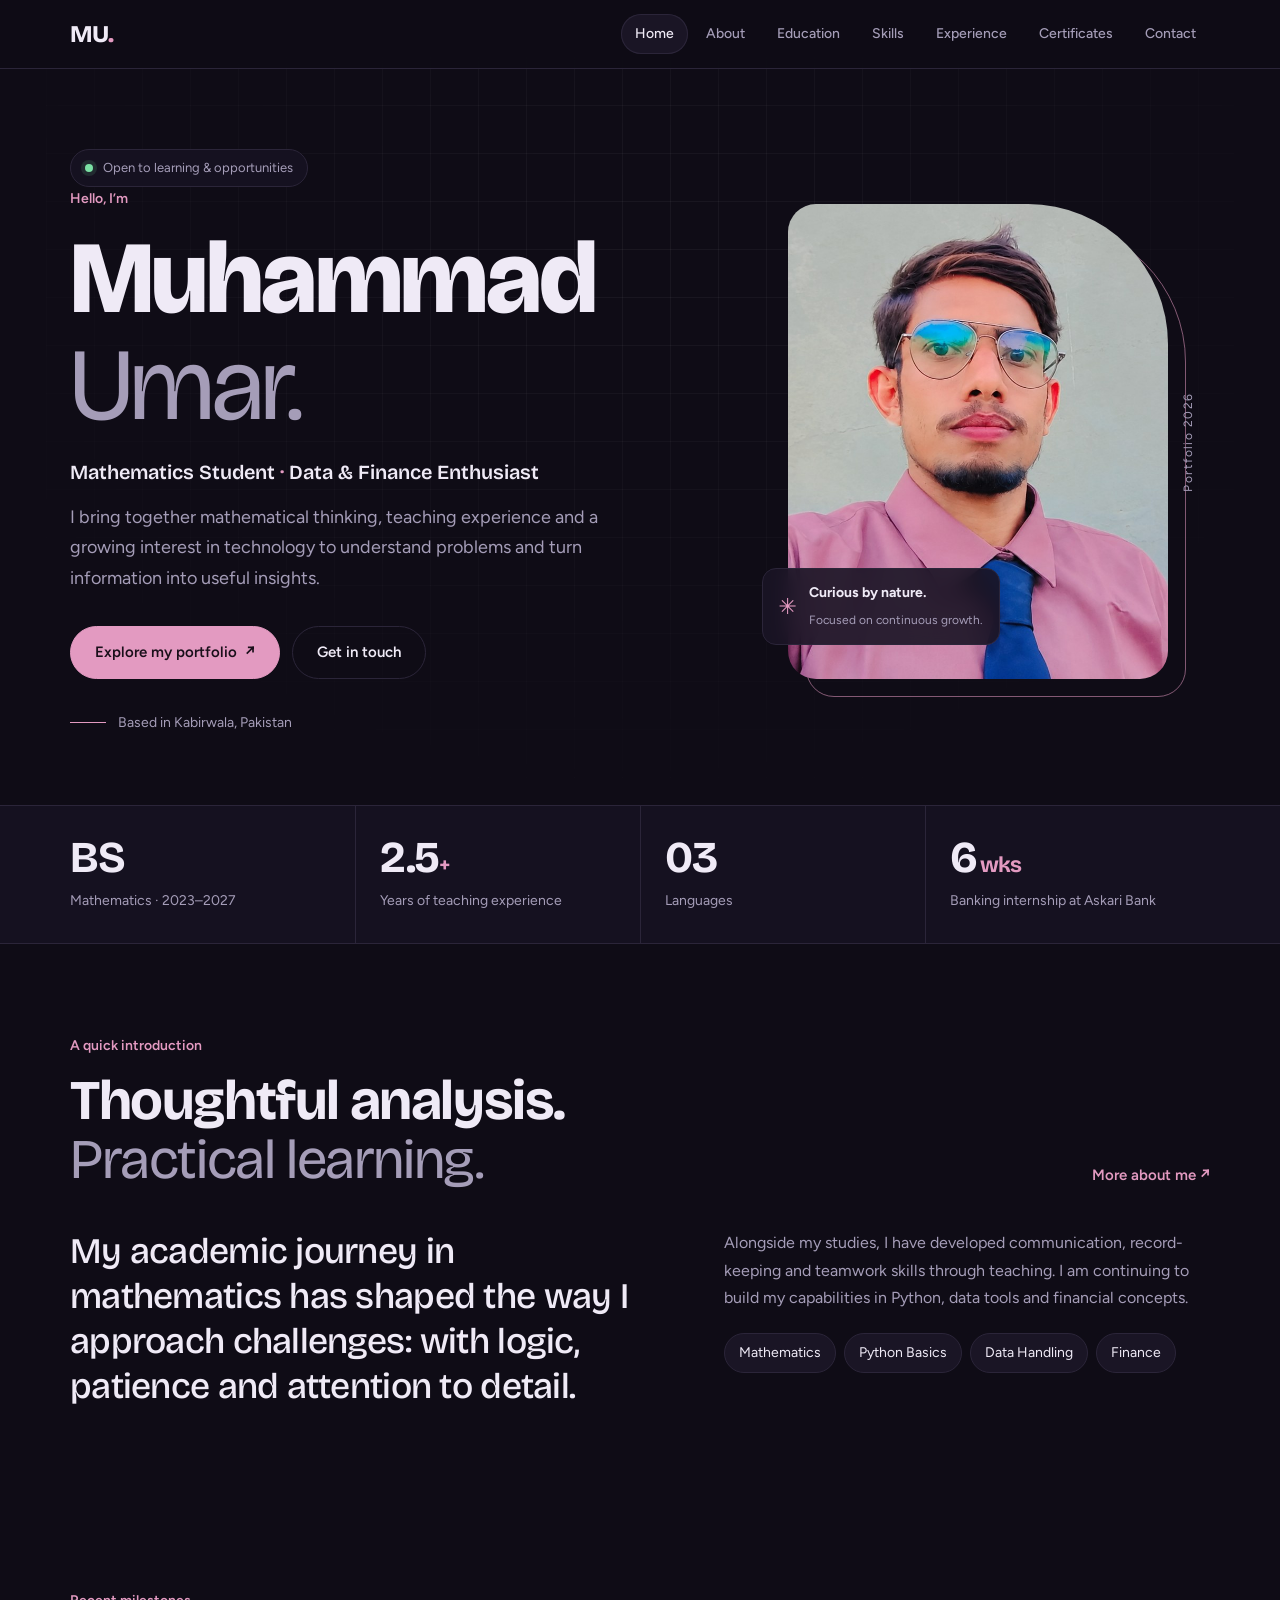
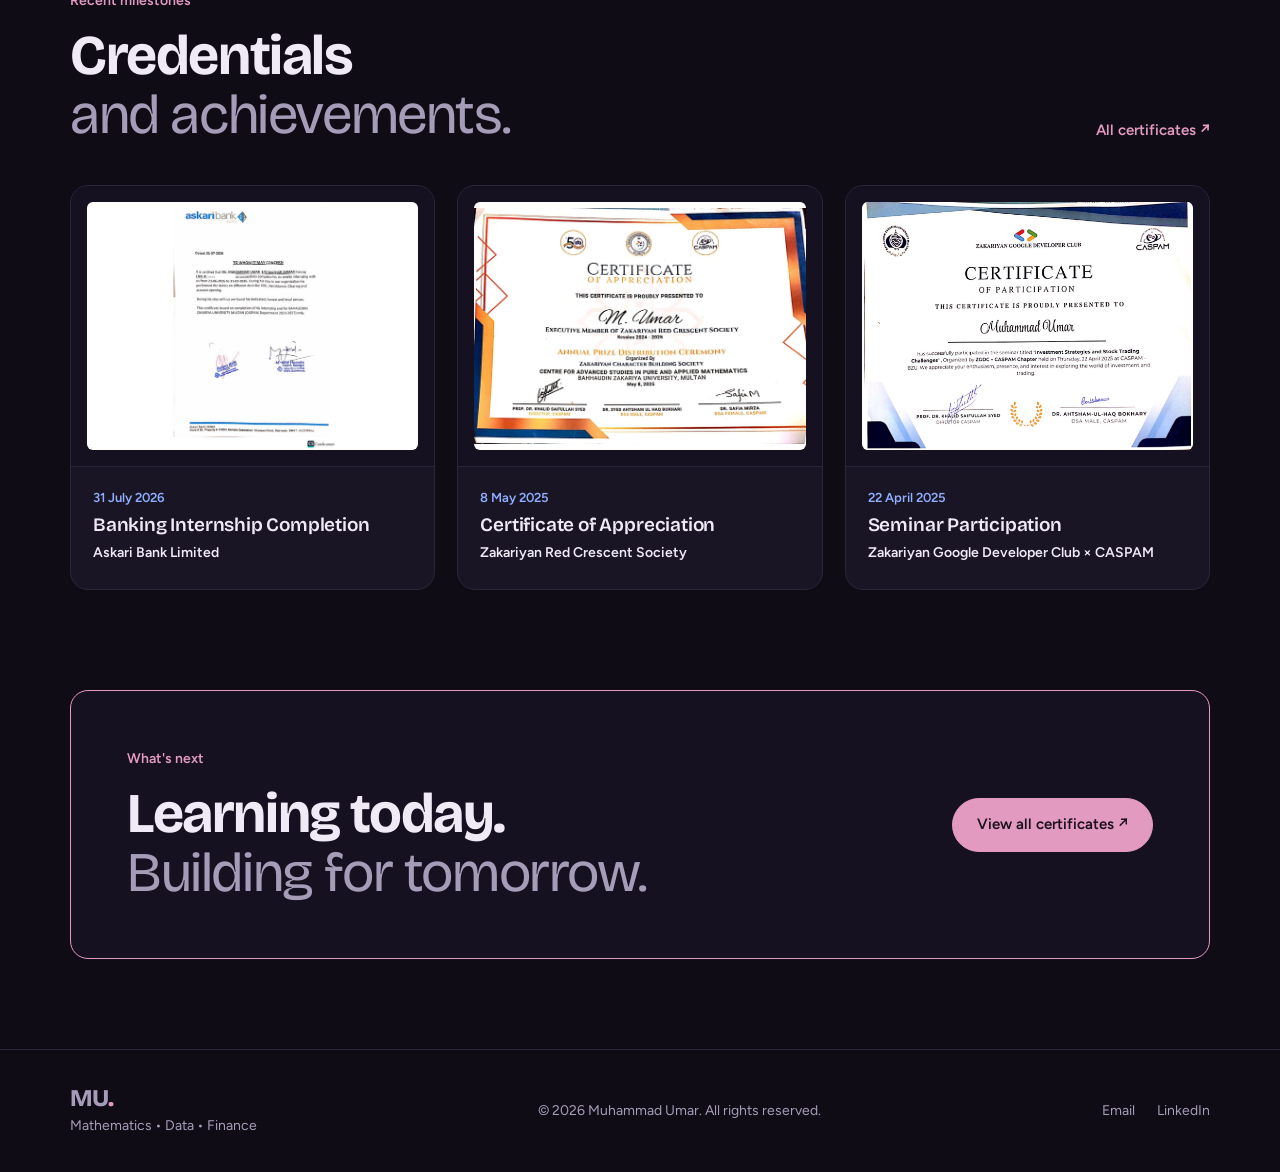
<file: index.html>
<!doctype html><html lang="en"><head><meta charset="utf-8"><meta name="viewport" content="width=device-width, initial-scale=1"><meta name="description" content="Portfolio of Muhammad Umar — BS Mathematics student at CASPAM, BZU Multan, with experience in teaching, banking operations and data handling."><meta name="author" content="Muhammad Umar"><meta name="theme-color" content="#0f0c16"><meta property="og:type" content="website"><meta property="og:title" content="Muhammad Umar — Mathematics Student"><meta property="og:description" content="Portfolio of Muhammad Umar — BS Mathematics student at CASPAM, BZU Multan, with experience in teaching, banking operations and data handling."><link rel="icon" href="data:image/svg+xml,%3Csvg xmlns='http://www.w3.org/2000/svg' viewBox='0 0 64 64'%3E%3Crect width='64' height='64' rx='14' fill='%230f0c16'/%3E%3Ctext x='32' y='43' font-size='30' font-weight='700' text-anchor='middle' fill='%23e39ac1' font-family='sans-serif'%3EMU%3C/text%3E%3C/svg%3E"><title>Home | Muhammad Umar</title><link rel="preconnect" href="https://fonts.googleapis.com"><link rel="preconnect" href="https://fonts.gstatic.com" crossorigin><link href="https://fonts.googleapis.com/css2?family=Bricolage+Grotesque:opsz,wght@12..96,400..800&family=Figtree:wght@400;500;600;700&display=swap" rel="stylesheet"><link rel="stylesheet" href="style.css"></head><body><a class="skip" href="#main">Skip to content</a><header class="header"><a class="logo" href="index.html">MU<span>.</span></a><button class="menu-btn" aria-label="Toggle menu" aria-expanded="false">☰</button><nav class="nav"><a class="active" href="index.html">Home</a><a href="about.html">About</a><a href="education.html">Education</a><a href="skills.html">Skills</a><a href="experience.html">Experience</a><a href="projects.html">Certificates</a><a href="contact.html">Contact</a></nav></header><main id="main">
<section class="hero container"><div class="hero-copy"><div class="availability"><i></i> Open to learning &amp; opportunities</div><p class="kicker">Hello, I’m</p><h1>Muhammad<br><em>Umar.</em></h1><p class="hero-role">Mathematics Student <span>·</span> Data &amp; Finance Enthusiast</p><p class="intro">I bring together mathematical thinking, teaching experience and a growing interest in technology to understand problems and turn information into useful insights.</p><div class="button-row"><a class="btn primary" href="about.html">Explore my portfolio <b>↗</b></a><a class="btn secondary" href="contact.html">Get in touch</a></div><div class="social-proof"><span class="mini-line"></span><span>Based in Kabirwala, Pakistan</span></div></div><div class="hero-visual"><div class="image-backdrop"></div><img class="portrait" src="assets/portrait.jpg" alt="Portrait of Muhammad Umar"><div class="floating-card"><span class="card-icon">✳</span><div><strong>Curious by nature.</strong><small>Focused on continuous growth.</small></div></div><div class="vertical-label">Portfolio 2026</div></div></section>
<section class="metrics"><div class="container metric-grid"><div><strong>BS</strong><span>Mathematics · 2023–2027</span></div><div><strong>2.5<span>+</span></strong><span>Years of teaching experience</span></div><div><strong>03</strong><span>Languages</span></div><div><strong>6<span> wks</span></strong><span>Banking internship at Askari Bank</span></div></div></section>
<section class="section container"><div class="section-heading"><div><p class="kicker">A quick introduction</p><h2>Thoughtful analysis.<br><em>Practical learning.</em></h2></div><a class="arrow-link" href="about.html">More about me <b>↗</b></a></div><div class="intro-grid"><p class="large-copy">My academic journey in mathematics has shaped the way I approach challenges: with logic, patience and attention to detail.</p><div class="intro-side"><p>Alongside my studies, I have developed communication, record-keeping and teamwork skills through teaching. I am continuing to build my capabilities in Python, data tools and financial concepts.</p><div class="tag-row"><span>Mathematics</span><span>Python Basics</span><span>Data Handling</span><span>Finance</span></div></div></div></section>
<section class="section container"><div class="section-heading"><div><p class="kicker">Recent milestones</p><h2>Credentials<br><em>and achievements.</em></h2></div><a class="arrow-link" href="projects.html">All certificates <b>↗</b></a></div><div class="cert-gallery home"><figure class="cert-card"><a class="thumb" href="projects.html"><img src="assets/cert-askari.jpg" alt="Banking Internship Completion — Askari Bank Limited" loading="lazy"></a><figcaption><time>31 July 2026</time><h3>Banking Internship Completion</h3><p class="who">Askari Bank Limited</p></figcaption></figure><figure class="cert-card"><a class="thumb" href="projects.html"><img src="assets/cert-zrcs.jpg" alt="Certificate of Appreciation — Zakariyan Red Crescent Society" loading="lazy"></a><figcaption><time>8 May 2025</time><h3>Certificate of Appreciation</h3><p class="who">Zakariyan Red Crescent Society</p></figcaption></figure><figure class="cert-card"><a class="thumb" href="projects.html"><img src="assets/cert-seminar.jpg" alt="Seminar Participation — Zakariyan Google Developer Club × CASPAM" loading="lazy"></a><figcaption><time>22 April 2025</time><h3>Seminar Participation</h3><p class="who">Zakariyan Google Developer Club × CASPAM</p></figcaption></figure></div></section><section class="feature-band"><div class="container feature-inner"><div><p class="kicker light">What's next</p><h2>Learning today.<br><em>Building for tomorrow.</em></h2></div><a class="btn light-btn" href="projects.html">View all certificates ↗</a></div></section>
</main><footer class="footer"><div><a class="logo" href="index.html">MU<span>.</span></a><p>Mathematics • Data • Finance</p></div><p>© <span class="year"></span> Muhammad Umar. All rights reserved.</p><span class="foot-links"><a href="mailto:umar6976056@gmail.com">Email</a><a href="https://www.linkedin.com/in/muhammad-umar-a0b90329b/" target="_blank" rel="noopener">LinkedIn</a></span></footer><script src="script.js"></script></body></html>
</file>
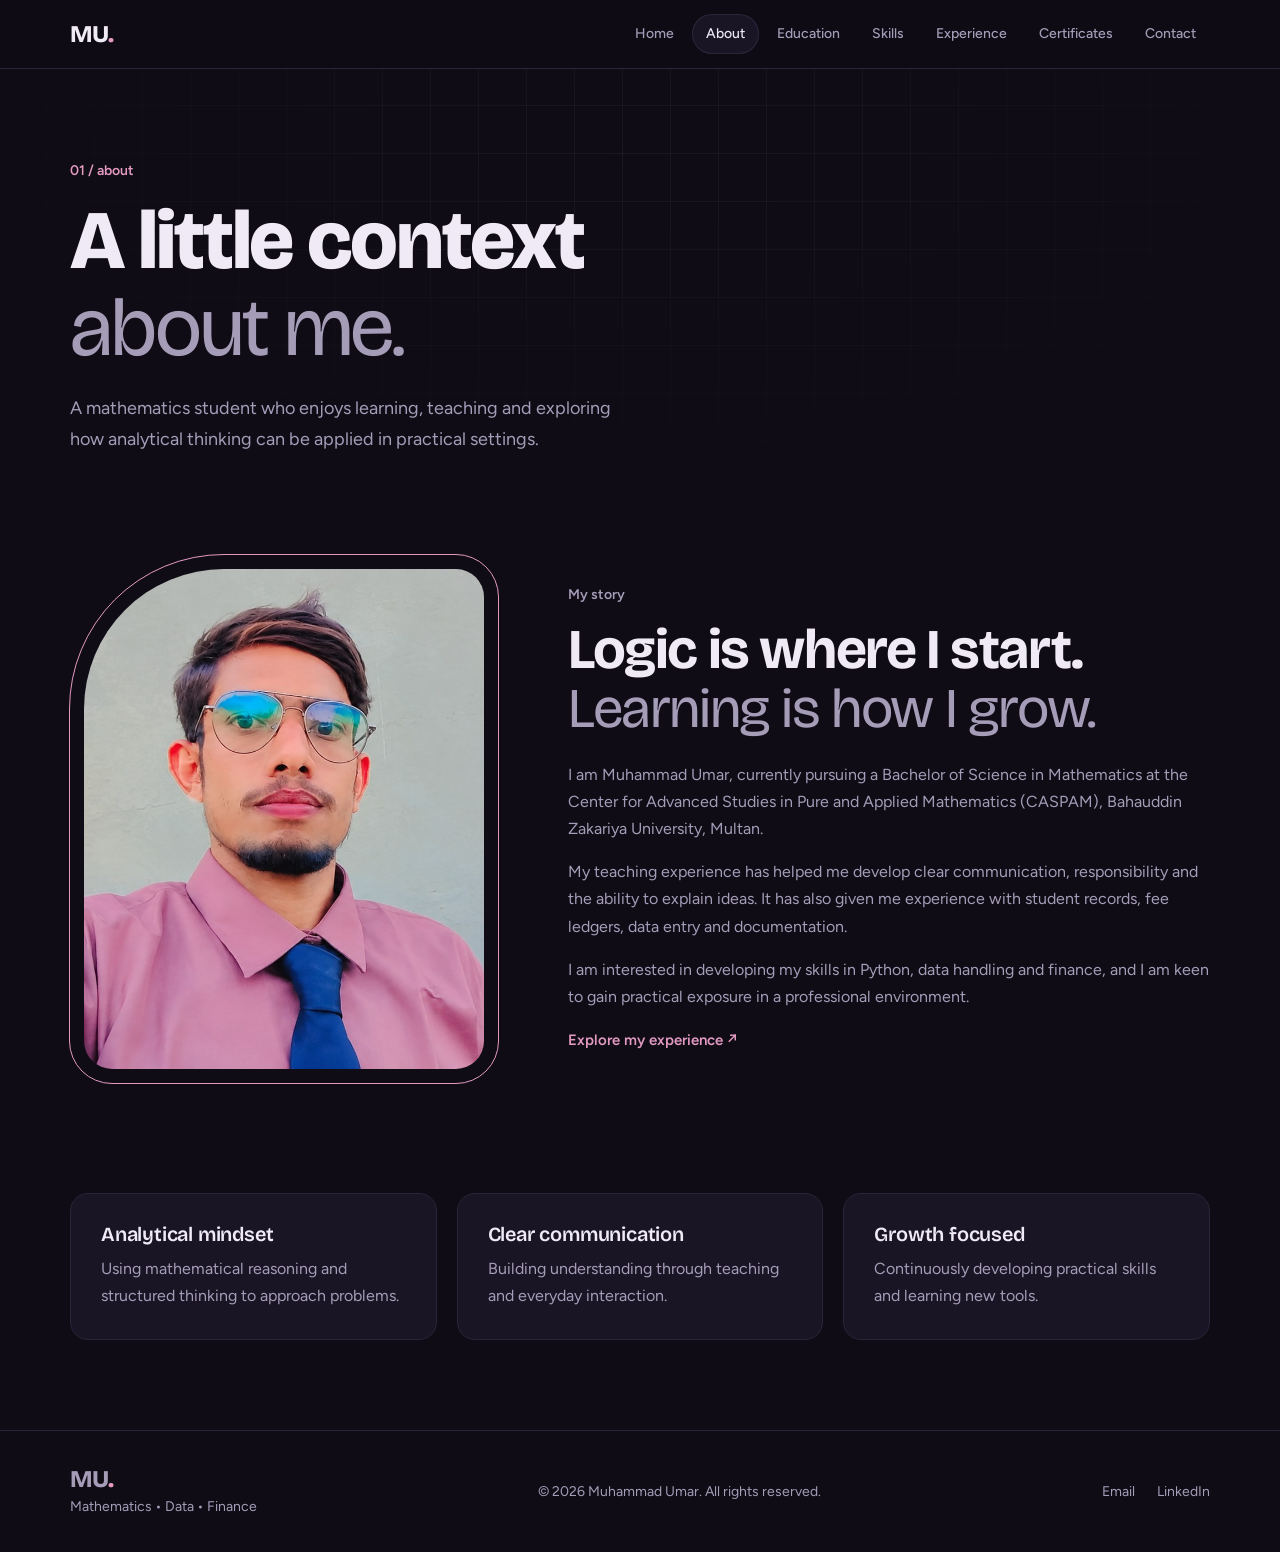
<file: about.html>
<!doctype html><html lang="en"><head><meta charset="utf-8"><meta name="viewport" content="width=device-width, initial-scale=1"><meta name="description" content="About Muhammad Umar — a mathematics student who combines analytical thinking, teaching experience and an interest in data and finance."><meta name="author" content="Muhammad Umar"><meta name="theme-color" content="#0f0c16"><meta property="og:type" content="website"><meta property="og:title" content="Muhammad Umar — Mathematics Student"><meta property="og:description" content="About Muhammad Umar — a mathematics student who combines analytical thinking, teaching experience and an interest in data and finance."><link rel="icon" href="data:image/svg+xml,%3Csvg xmlns='http://www.w3.org/2000/svg' viewBox='0 0 64 64'%3E%3Crect width='64' height='64' rx='14' fill='%230f0c16'/%3E%3Ctext x='32' y='43' font-size='30' font-weight='700' text-anchor='middle' fill='%23e39ac1' font-family='sans-serif'%3EMU%3C/text%3E%3C/svg%3E"><title>About | Muhammad Umar</title><link rel="preconnect" href="https://fonts.googleapis.com"><link rel="preconnect" href="https://fonts.gstatic.com" crossorigin><link href="https://fonts.googleapis.com/css2?family=Bricolage+Grotesque:opsz,wght@12..96,400..800&family=Figtree:wght@400;500;600;700&display=swap" rel="stylesheet"><link rel="stylesheet" href="style.css"></head><body><a class="skip" href="#main">Skip to content</a><header class="header"><a class="logo" href="index.html">MU<span>.</span></a><button class="menu-btn" aria-label="Toggle menu" aria-expanded="false">☰</button><nav class="nav"><a href="index.html">Home</a><a class="active" href="about.html">About</a><a href="education.html">Education</a><a href="skills.html">Skills</a><a href="experience.html">Experience</a><a href="projects.html">Certificates</a><a href="contact.html">Contact</a></nav></header><main id="main">
<section class="page-hero container"><p class="kicker">01 / about</p><h1>A little context<br><em>about me.</em></h1><p class="intro">A mathematics student who enjoys learning, teaching and exploring how analytical thinking can be applied in practical settings.</p></section>
<section class="container split-section"><div class="about-photo"><img src="assets/portrait.jpg" alt="Muhammad Umar"></div><div class="prose"><p class="kicker">My story</p><h2>Logic is where I start.<br><em>Learning is how I grow.</em></h2><p>I am Muhammad Umar, currently pursuing a Bachelor of Science in Mathematics at the Center for Advanced Studies in Pure and Applied Mathematics (CASPAM), Bahauddin Zakariya University, Multan.</p><p>My teaching experience has helped me develop clear communication, responsibility and the ability to explain ideas. It has also given me experience with student records, fee ledgers, data entry and documentation.</p><p>I am interested in developing my skills in Python, data handling and finance, and I am keen to gain practical exposure in a professional environment.</p><a class="text-link" href="experience.html">Explore my experience ↗</a></div></section>
<section class="container values-grid"><article><span>01</span><h3>Analytical mindset</h3><p>Using mathematical reasoning and structured thinking to approach problems.</p></article><article><span>02</span><h3>Clear communication</h3><p>Building understanding through teaching and everyday interaction.</p></article><article><span>03</span><h3>Growth focused</h3><p>Continuously developing practical skills and learning new tools.</p></article></section>
</main><footer class="footer"><div><a class="logo" href="index.html">MU<span>.</span></a><p>Mathematics • Data • Finance</p></div><p>© <span class="year"></span> Muhammad Umar. All rights reserved.</p><span class="foot-links"><a href="mailto:umar6976056@gmail.com">Email</a><a href="https://www.linkedin.com/in/muhammad-umar-a0b90329b/" target="_blank" rel="noopener">LinkedIn</a></span></footer><script src="script.js"></script></body></html>
</file>
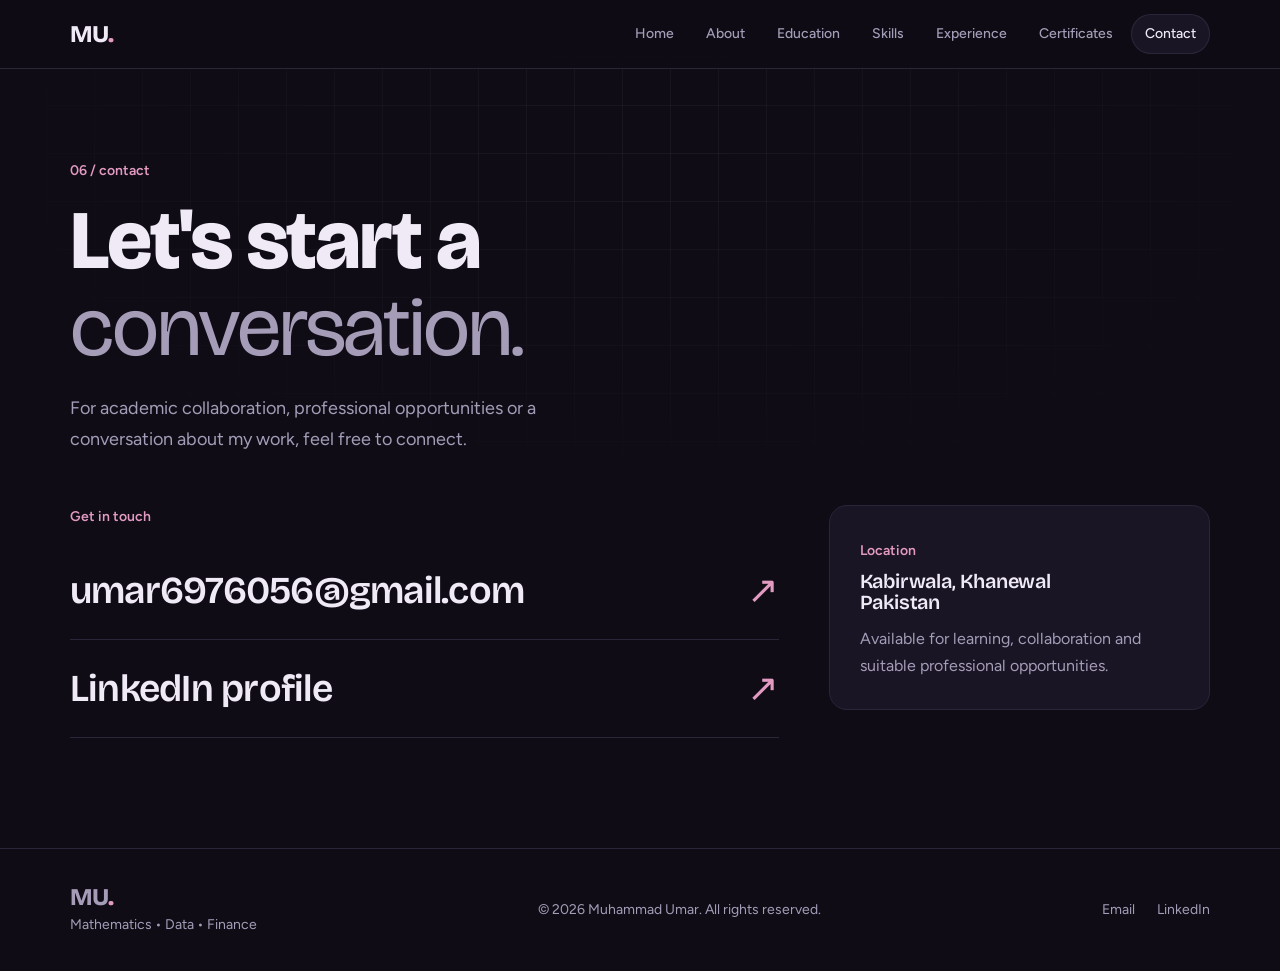
<file: contact.html>
<!doctype html><html lang="en"><head><meta charset="utf-8"><meta name="viewport" content="width=device-width, initial-scale=1"><meta name="description" content="Contact Muhammad Umar — email, LinkedIn and location."><meta name="author" content="Muhammad Umar"><meta name="theme-color" content="#0f0c16"><meta property="og:type" content="website"><meta property="og:title" content="Muhammad Umar — Mathematics Student"><meta property="og:description" content="Contact Muhammad Umar — email, LinkedIn and location."><link rel="icon" href="data:image/svg+xml,%3Csvg xmlns='http://www.w3.org/2000/svg' viewBox='0 0 64 64'%3E%3Crect width='64' height='64' rx='14' fill='%230f0c16'/%3E%3Ctext x='32' y='43' font-size='30' font-weight='700' text-anchor='middle' fill='%23e39ac1' font-family='sans-serif'%3EMU%3C/text%3E%3C/svg%3E"><title>Contact | Muhammad Umar</title><link rel="preconnect" href="https://fonts.googleapis.com"><link rel="preconnect" href="https://fonts.gstatic.com" crossorigin><link href="https://fonts.googleapis.com/css2?family=Bricolage+Grotesque:opsz,wght@12..96,400..800&family=Figtree:wght@400;500;600;700&display=swap" rel="stylesheet"><link rel="stylesheet" href="style.css"></head><body><a class="skip" href="#main">Skip to content</a><header class="header"><a class="logo" href="index.html">MU<span>.</span></a><button class="menu-btn" aria-label="Toggle menu" aria-expanded="false">☰</button><nav class="nav"><a href="index.html">Home</a><a href="about.html">About</a><a href="education.html">Education</a><a href="skills.html">Skills</a><a href="experience.html">Experience</a><a href="projects.html">Certificates</a><a class="active" href="contact.html">Contact</a></nav></header><main id="main">
<section class="contact-hero container"><p class="kicker">06 / contact</p><h1>Let's start a<br><em>conversation.</em></h1><p class="intro">For academic collaboration, professional opportunities or a conversation about my work, feel free to connect.</p></section>
<section class="container contact-layout"><div class="contact-main"><p class="kicker">Get in touch</p><a class="contact-link" href="mailto:umar6976056@gmail.com">umar6976056@gmail.com <b>↗</b></a><a class="contact-link" href="https://www.linkedin.com/in/muhammad-umar-a0b90329b/" target="_blank" rel="noopener">LinkedIn profile <b>↗</b></a></div><aside class="contact-aside"><span class="kicker">Location</span><h3>Kabirwala, Khanewal<br>Pakistan</h3><p>Available for learning, collaboration and suitable professional opportunities.</p></aside></section>
</main><footer class="footer"><div><a class="logo" href="index.html">MU<span>.</span></a><p>Mathematics • Data • Finance</p></div><p>© <span class="year"></span> Muhammad Umar. All rights reserved.</p><span class="foot-links"><a href="mailto:umar6976056@gmail.com">Email</a><a href="https://www.linkedin.com/in/muhammad-umar-a0b90329b/" target="_blank" rel="noopener">LinkedIn</a></span></footer><script src="script.js"></script></body></html>
</file>
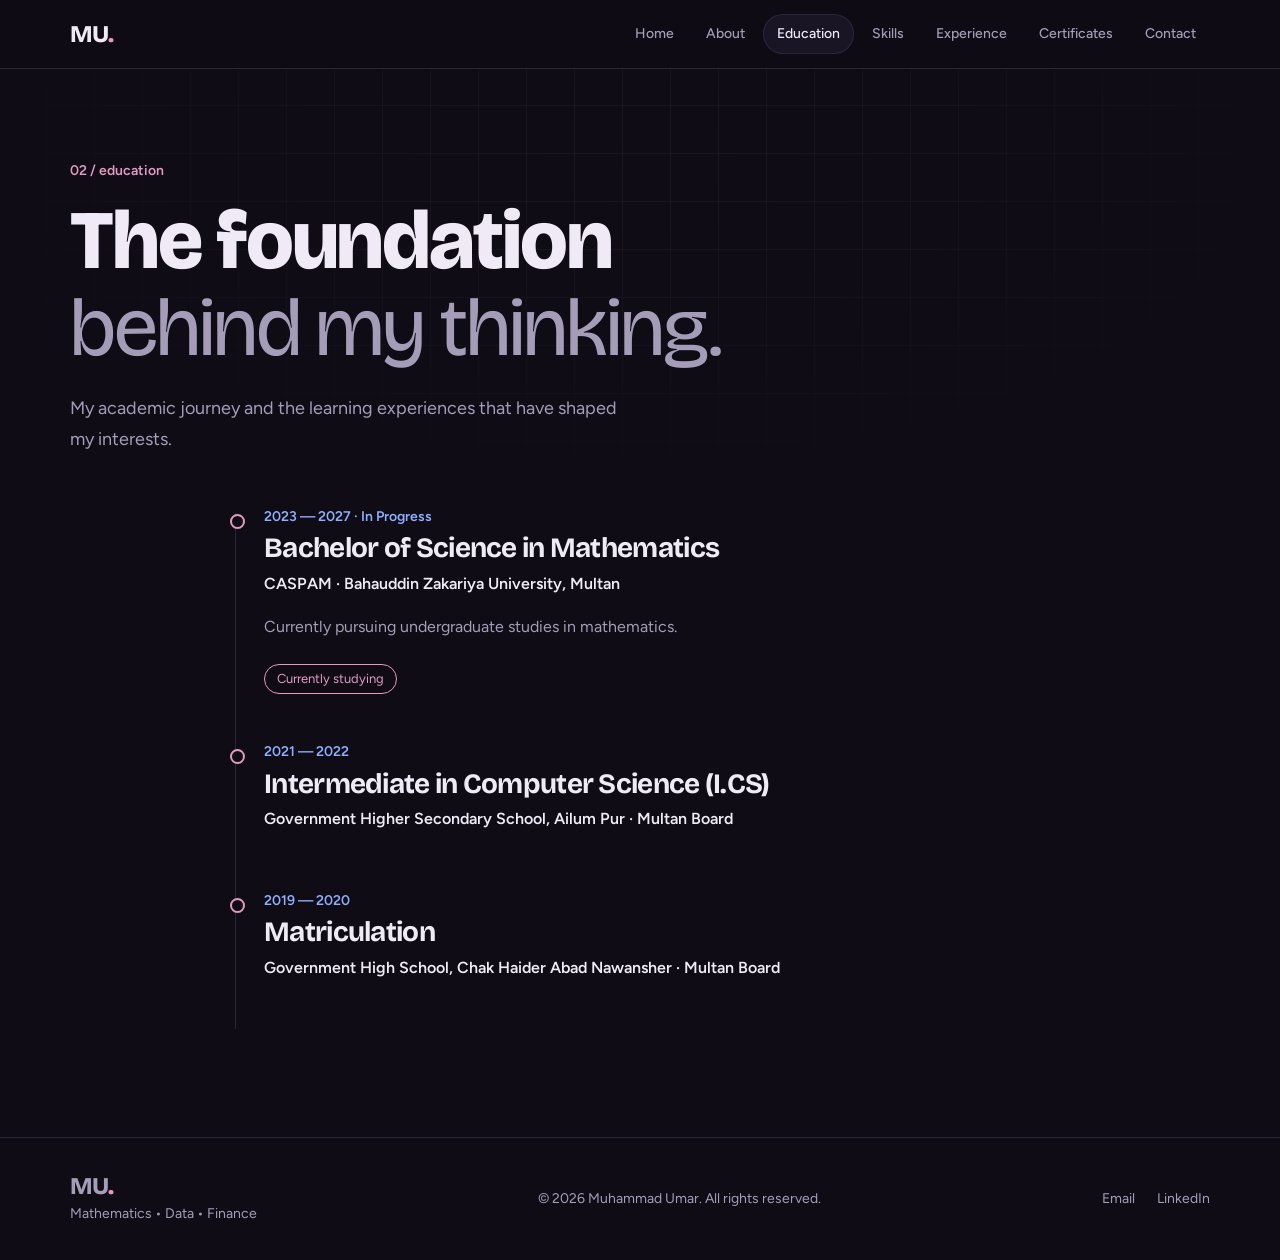
<file: education.html>
<!doctype html><html lang="en"><head><meta charset="utf-8"><meta name="viewport" content="width=device-width, initial-scale=1"><meta name="description" content="Education of Muhammad Umar — BS Mathematics at CASPAM, Bahauddin Zakariya University, Multan."><meta name="author" content="Muhammad Umar"><meta name="theme-color" content="#0f0c16"><meta property="og:type" content="website"><meta property="og:title" content="Muhammad Umar — Mathematics Student"><meta property="og:description" content="Education of Muhammad Umar — BS Mathematics at CASPAM, Bahauddin Zakariya University, Multan."><link rel="icon" href="data:image/svg+xml,%3Csvg xmlns='http://www.w3.org/2000/svg' viewBox='0 0 64 64'%3E%3Crect width='64' height='64' rx='14' fill='%230f0c16'/%3E%3Ctext x='32' y='43' font-size='30' font-weight='700' text-anchor='middle' fill='%23e39ac1' font-family='sans-serif'%3EMU%3C/text%3E%3C/svg%3E"><title>Education | Muhammad Umar</title><link rel="preconnect" href="https://fonts.googleapis.com"><link rel="preconnect" href="https://fonts.gstatic.com" crossorigin><link href="https://fonts.googleapis.com/css2?family=Bricolage+Grotesque:opsz,wght@12..96,400..800&family=Figtree:wght@400;500;600;700&display=swap" rel="stylesheet"><link rel="stylesheet" href="style.css"></head><body><a class="skip" href="#main">Skip to content</a><header class="header"><a class="logo" href="index.html">MU<span>.</span></a><button class="menu-btn" aria-label="Toggle menu" aria-expanded="false">☰</button><nav class="nav"><a href="index.html">Home</a><a href="about.html">About</a><a class="active" href="education.html">Education</a><a href="skills.html">Skills</a><a href="experience.html">Experience</a><a href="projects.html">Certificates</a><a href="contact.html">Contact</a></nav></header><main id="main">
<section class="page-hero container"><p class="kicker">02 / education</p><h1>The foundation<br><em>behind my thinking.</em></h1><p class="intro">My academic journey and the learning experiences that have shaped my interests.</p></section>
<section class="container narrow-content"><div class="timeline"><article><span class="timeline-date">2023 — 2027 · In Progress</span><h2>Bachelor of Science in Mathematics</h2><p class="institution">CASPAM · Bahauddin Zakariya University, Multan</p><p>Currently pursuing undergraduate studies in mathematics.</p><span class="status">Currently studying</span></article><article><span class="timeline-date">2021 — 2022</span><h2>Intermediate in Computer Science (I.CS)</h2><p class="institution">Government Higher Secondary School, Ailum Pur · Multan Board</p></article><article><span class="timeline-date">2019 — 2020</span><h2>Matriculation</h2><p class="institution">Government High School, Chak Haider Abad Nawansher · Multan Board</p></article></div></section>
</main><footer class="footer"><div><a class="logo" href="index.html">MU<span>.</span></a><p>Mathematics • Data • Finance</p></div><p>© <span class="year"></span> Muhammad Umar. All rights reserved.</p><span class="foot-links"><a href="mailto:umar6976056@gmail.com">Email</a><a href="https://www.linkedin.com/in/muhammad-umar-a0b90329b/" target="_blank" rel="noopener">LinkedIn</a></span></footer><script src="script.js"></script></body></html>
</file>
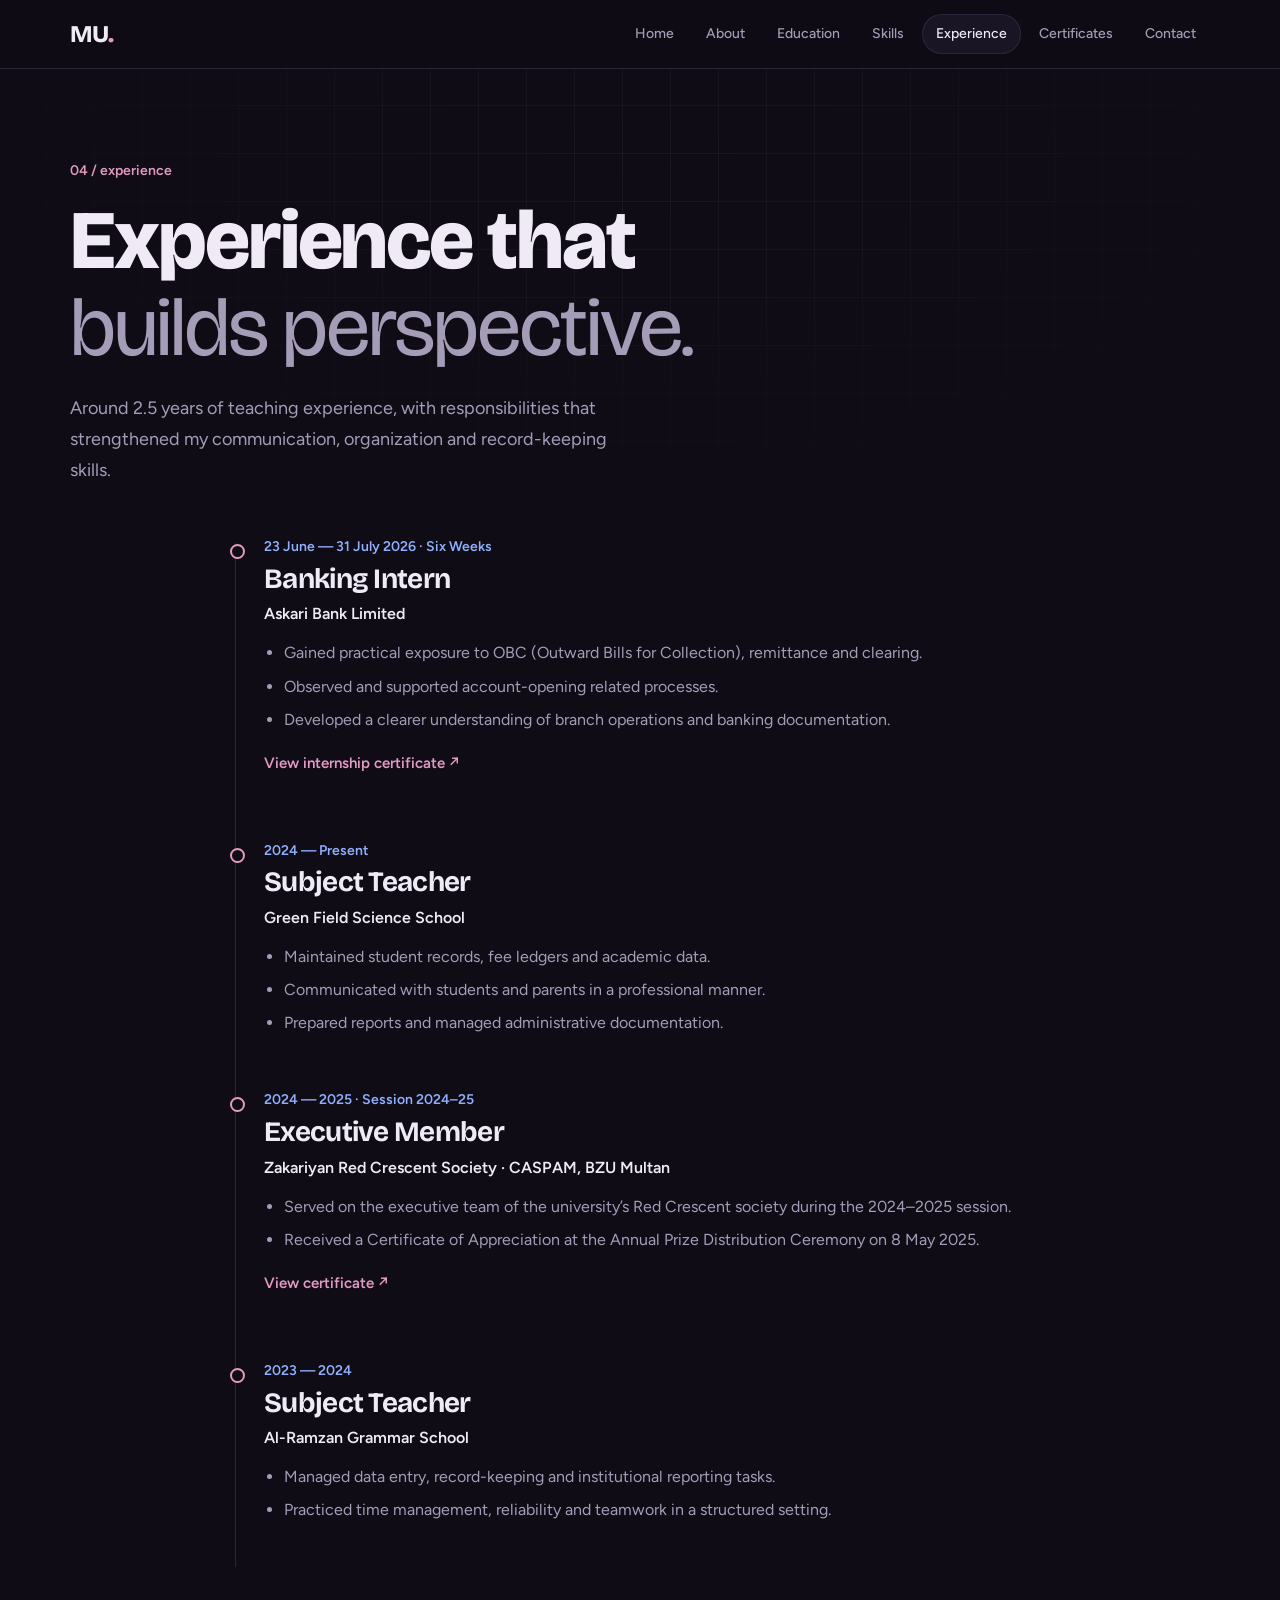
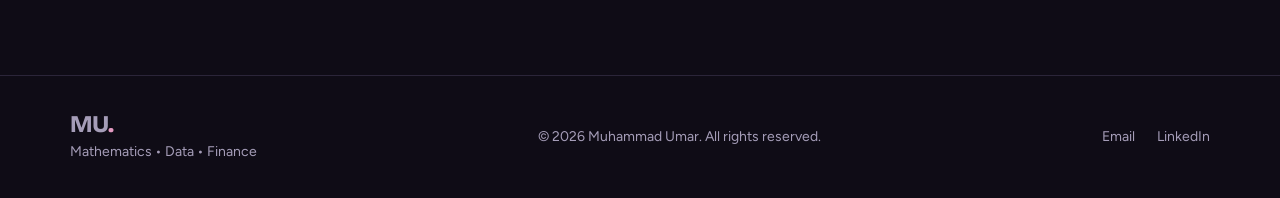
<file: experience.html>
<!doctype html><html lang="en"><head><meta charset="utf-8"><meta name="viewport" content="width=device-width, initial-scale=1"><meta name="description" content="Experience of Muhammad Umar — banking internship at Askari Bank, teaching roles and student leadership."><meta name="author" content="Muhammad Umar"><meta name="theme-color" content="#0f0c16"><meta property="og:type" content="website"><meta property="og:title" content="Muhammad Umar — Mathematics Student"><meta property="og:description" content="Experience of Muhammad Umar — banking internship at Askari Bank, teaching roles and student leadership."><link rel="icon" href="data:image/svg+xml,%3Csvg xmlns='http://www.w3.org/2000/svg' viewBox='0 0 64 64'%3E%3Crect width='64' height='64' rx='14' fill='%230f0c16'/%3E%3Ctext x='32' y='43' font-size='30' font-weight='700' text-anchor='middle' fill='%23e39ac1' font-family='sans-serif'%3EMU%3C/text%3E%3C/svg%3E"><title>Experience | Muhammad Umar</title><link rel="preconnect" href="https://fonts.googleapis.com"><link rel="preconnect" href="https://fonts.gstatic.com" crossorigin><link href="https://fonts.googleapis.com/css2?family=Bricolage+Grotesque:opsz,wght@12..96,400..800&family=Figtree:wght@400;500;600;700&display=swap" rel="stylesheet"><link rel="stylesheet" href="style.css"></head><body><a class="skip" href="#main">Skip to content</a><header class="header"><a class="logo" href="index.html">MU<span>.</span></a><button class="menu-btn" aria-label="Toggle menu" aria-expanded="false">☰</button><nav class="nav"><a href="index.html">Home</a><a href="about.html">About</a><a href="education.html">Education</a><a href="skills.html">Skills</a><a class="active" href="experience.html">Experience</a><a href="projects.html">Certificates</a><a href="contact.html">Contact</a></nav></header><main id="main">
<section class="page-hero container"><p class="kicker">04 / experience</p><h1>Experience that<br><em>builds perspective.</em></h1><p class="intro">Around 2.5 years of teaching experience, with responsibilities that strengthened my communication, organization and record-keeping skills.</p></section>
<section class="container narrow-content"><div class="timeline">
<article class="bank-internship">
<span class="timeline-date">23 June — 31 July 2026 · Six Weeks</span>
<h2>Banking Intern</h2>
<p class="institution">Askari Bank Limited</p>
<ul>
<li>Gained practical exposure to OBC (Outward Bills for Collection), remittance and clearing.</li>
<li>Observed and supported account-opening related processes.</li>
<li>Developed a clearer understanding of branch operations and banking documentation.</li>
</ul>
<p class="certificate-inline"><a class="text-link" href="assets/askari-bank-internship-certificate-redacted.pdf" target="_blank" rel="noopener">View internship certificate ↗</a></p>
</article><article><span class="timeline-date">2024 — Present</span><h2>Subject Teacher</h2><p class="institution">Green Field Science School</p><ul><li>Maintained student records, fee ledgers and academic data.</li><li>Communicated with students and parents in a professional manner.</li><li>Prepared reports and managed administrative documentation.</li></ul></article><article><span class="timeline-date">2024 — 2025 · Session 2024–25</span><h2>Executive Member</h2><p class="institution">Zakariyan Red Crescent Society · CASPAM, BZU Multan</p><ul><li>Served on the executive team of the university’s Red Crescent society during the 2024–2025 session.</li><li>Received a Certificate of Appreciation at the Annual Prize Distribution Ceremony on 8 May 2025.</li></ul><p class="certificate-inline"><a class="text-link" href="projects.html">View certificate ↗</a></p></article><article><span class="timeline-date">2023 — 2024</span><h2>Subject Teacher</h2><p class="institution">Al-Ramzan Grammar School</p><ul><li>Managed data entry, record-keeping and institutional reporting tasks.</li><li>Practiced time management, reliability and teamwork in a structured setting.</li></ul></article></div></section>
</main><footer class="footer"><div><a class="logo" href="index.html">MU<span>.</span></a><p>Mathematics • Data • Finance</p></div><p>© <span class="year"></span> Muhammad Umar. All rights reserved.</p><span class="foot-links"><a href="mailto:umar6976056@gmail.com">Email</a><a href="https://www.linkedin.com/in/muhammad-umar-a0b90329b/" target="_blank" rel="noopener">LinkedIn</a></span></footer><script src="script.js"></script></body></html>
</file>
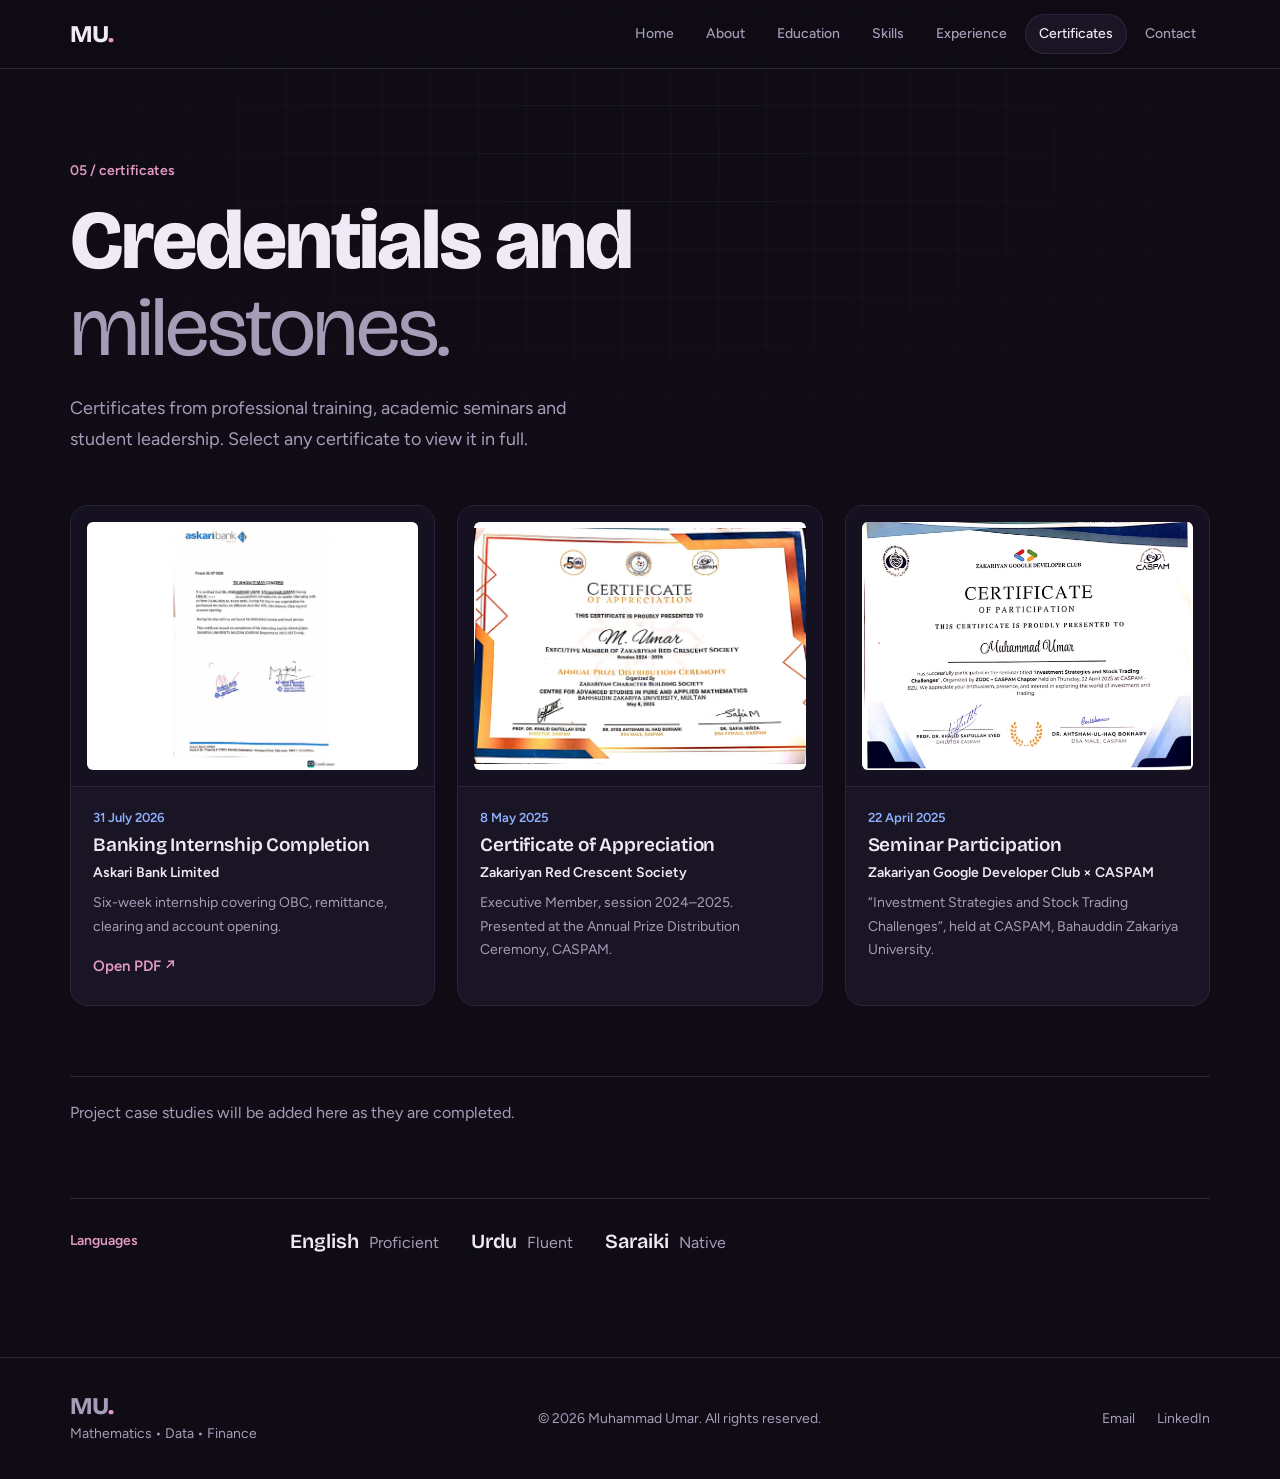
<file: projects.html>
<!doctype html><html lang="en"><head><meta charset="utf-8"><meta name="viewport" content="width=device-width, initial-scale=1"><meta name="description" content="Certificates of Muhammad Umar — Askari Bank internship, Red Crescent Society and an investment seminar."><meta name="author" content="Muhammad Umar"><meta name="theme-color" content="#0f0c16"><meta property="og:type" content="website"><meta property="og:title" content="Muhammad Umar — Mathematics Student"><meta property="og:description" content="Certificates of Muhammad Umar — Askari Bank internship, Red Crescent Society and an investment seminar."><link rel="icon" href="data:image/svg+xml,%3Csvg xmlns='http://www.w3.org/2000/svg' viewBox='0 0 64 64'%3E%3Crect width='64' height='64' rx='14' fill='%230f0c16'/%3E%3Ctext x='32' y='43' font-size='30' font-weight='700' text-anchor='middle' fill='%23e39ac1' font-family='sans-serif'%3EMU%3C/text%3E%3C/svg%3E"><title>Certificates | Muhammad Umar</title><link rel="preconnect" href="https://fonts.googleapis.com"><link rel="preconnect" href="https://fonts.gstatic.com" crossorigin><link href="https://fonts.googleapis.com/css2?family=Bricolage+Grotesque:opsz,wght@12..96,400..800&family=Figtree:wght@400;500;600;700&display=swap" rel="stylesheet"><link rel="stylesheet" href="style.css"></head><body><a class="skip" href="#main">Skip to content</a><header class="header"><a class="logo" href="index.html">MU<span>.</span></a><button class="menu-btn" aria-label="Toggle menu" aria-expanded="false">☰</button><nav class="nav"><a href="index.html">Home</a><a href="about.html">About</a><a href="education.html">Education</a><a href="skills.html">Skills</a><a href="experience.html">Experience</a><a class="active" href="projects.html">Certificates</a><a href="contact.html">Contact</a></nav></header><main id="main"><section class="page-hero container"><p class="kicker">05 / certificates</p><h1>Credentials and<br><em>milestones.</em></h1><p class="intro">Certificates from professional training, academic seminars and student leadership. Select any certificate to view it in full.</p></section>
<section class="container cert-gallery"><figure class="cert-card"><button type="button" class="thumb" data-full="assets/cert-askari.jpg" data-title="Banking Internship Completion — Askari Bank Limited" aria-label="View full size: Banking Internship Completion — Askari Bank Limited"><img src="assets/cert-askari.jpg" alt="Banking Internship Completion — Askari Bank Limited" loading="lazy"></button><figcaption><time>31 July 2026</time><h3>Banking Internship Completion</h3><p class="who">Askari Bank Limited</p><p>Six-week internship covering OBC, remittance, clearing and account opening.</p><a class="text-link" href="assets/askari-bank-internship-certificate-redacted.pdf" target="_blank" rel="noopener">Open PDF ↗</a></figcaption></figure><figure class="cert-card"><button type="button" class="thumb" data-full="assets/cert-zrcs.jpg" data-title="Certificate of Appreciation — Zakariyan Red Crescent Society" aria-label="View full size: Certificate of Appreciation — Zakariyan Red Crescent Society"><img src="assets/cert-zrcs.jpg" alt="Certificate of Appreciation — Zakariyan Red Crescent Society" loading="lazy"></button><figcaption><time>8 May 2025</time><h3>Certificate of Appreciation</h3><p class="who">Zakariyan Red Crescent Society</p><p>Executive Member, session 2024–2025. Presented at the Annual Prize Distribution Ceremony, CASPAM.</p></figcaption></figure><figure class="cert-card"><button type="button" class="thumb" data-full="assets/cert-seminar.jpg" data-title="Seminar Participation — Zakariyan Google Developer Club × CASPAM" aria-label="View full size: Seminar Participation — Zakariyan Google Developer Club × CASPAM"><img src="assets/cert-seminar.jpg" alt="Seminar Participation — Zakariyan Google Developer Club × CASPAM" loading="lazy"></button><figcaption><time>22 April 2025</time><h3>Seminar Participation</h3><p class="who">Zakariyan Google Developer Club × CASPAM</p><p>“Investment Strategies and Stock Trading Challenges”, held at CASPAM, Bahauddin Zakariya University.</p></figcaption></figure></section>
<section class="container"><p class="projects-note">Project case studies will be added here as they are completed.</p></section>
<section class="container language-strip"><p class="kicker">Languages</p><div><strong>English</strong><span>Proficient</span><strong>Urdu</strong><span>Fluent</span><strong>Saraiki</strong><span>Native</span></div></section></main><footer class="footer"><div><a class="logo" href="index.html">MU<span>.</span></a><p>Mathematics • Data • Finance</p></div><p>© <span class="year"></span> Muhammad Umar. All rights reserved.</p><span class="foot-links"><a href="mailto:umar6976056@gmail.com">Email</a><a href="https://www.linkedin.com/in/muhammad-umar-a0b90329b/" target="_blank" rel="noopener">LinkedIn</a></span></footer><div class="lightbox" hidden role="dialog" aria-modal="true" aria-label="Certificate preview"><button type="button" class="lb-close" aria-label="Close preview">×</button><img alt=""><p></p></div><script src="script.js"></script></body></html>
</file>
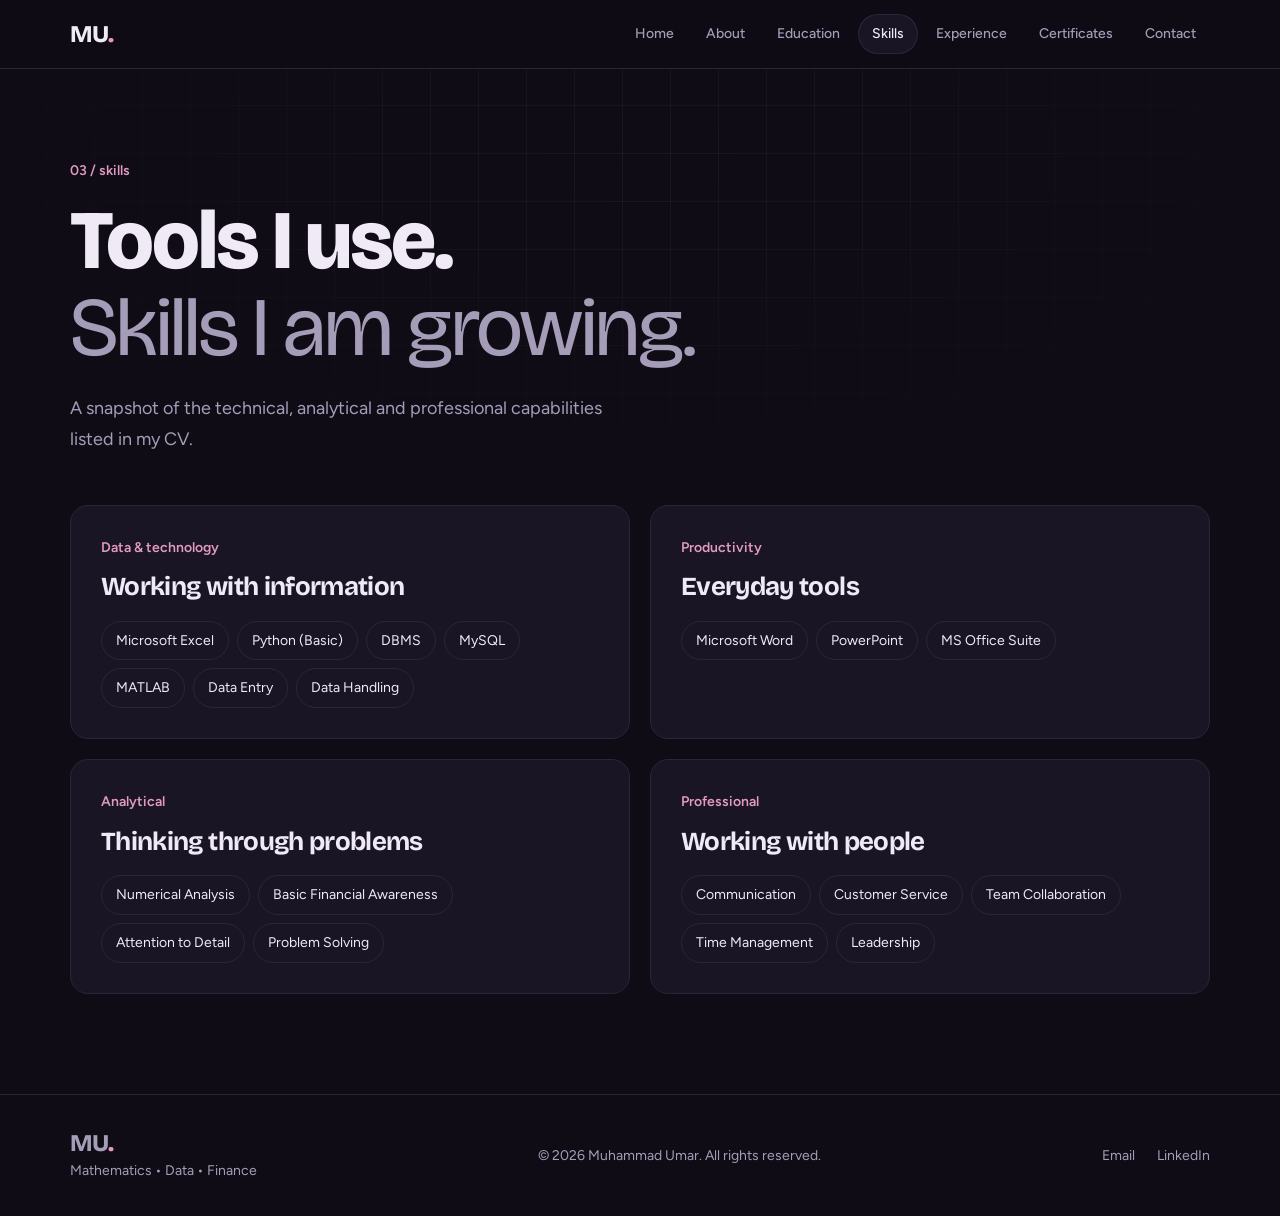
<file: skills.html>
<!doctype html><html lang="en"><head><meta charset="utf-8"><meta name="viewport" content="width=device-width, initial-scale=1"><meta name="description" content="Skills of Muhammad Umar — Excel, Python, MySQL, MATLAB, numerical analysis and professional strengths."><meta name="author" content="Muhammad Umar"><meta name="theme-color" content="#0f0c16"><meta property="og:type" content="website"><meta property="og:title" content="Muhammad Umar — Mathematics Student"><meta property="og:description" content="Skills of Muhammad Umar — Excel, Python, MySQL, MATLAB, numerical analysis and professional strengths."><link rel="icon" href="data:image/svg+xml,%3Csvg xmlns='http://www.w3.org/2000/svg' viewBox='0 0 64 64'%3E%3Crect width='64' height='64' rx='14' fill='%230f0c16'/%3E%3Ctext x='32' y='43' font-size='30' font-weight='700' text-anchor='middle' fill='%23e39ac1' font-family='sans-serif'%3EMU%3C/text%3E%3C/svg%3E"><title>Skills | Muhammad Umar</title><link rel="preconnect" href="https://fonts.googleapis.com"><link rel="preconnect" href="https://fonts.gstatic.com" crossorigin><link href="https://fonts.googleapis.com/css2?family=Bricolage+Grotesque:opsz,wght@12..96,400..800&family=Figtree:wght@400;500;600;700&display=swap" rel="stylesheet"><link rel="stylesheet" href="style.css"></head><body><a class="skip" href="#main">Skip to content</a><header class="header"><a class="logo" href="index.html">MU<span>.</span></a><button class="menu-btn" aria-label="Toggle menu" aria-expanded="false">☰</button><nav class="nav"><a href="index.html">Home</a><a href="about.html">About</a><a href="education.html">Education</a><a class="active" href="skills.html">Skills</a><a href="experience.html">Experience</a><a href="projects.html">Certificates</a><a href="contact.html">Contact</a></nav></header><main id="main">
<section class="page-hero container"><p class="kicker">03 / skills</p><h1>Tools I use.<br><em>Skills I am growing.</em></h1><p class="intro">A snapshot of the technical, analytical and professional capabilities listed in my CV.</p></section>
<section class="container skill-cards"><article class="skill-card"><div class="skill-number">01</div><p class="kicker">Data &amp; technology</p><h2>Working with information</h2><div class="pill-list"><span>Microsoft Excel</span><span>Python (Basic)</span><span>DBMS</span><span>MySQL</span><span>MATLAB</span><span>Data Entry</span><span>Data Handling</span></div></article><article class="skill-card"><div class="skill-number">02</div><p class="kicker">Productivity</p><h2>Everyday tools</h2><div class="pill-list"><span>Microsoft Word</span><span>PowerPoint</span><span>MS Office Suite</span></div></article><article class="skill-card"><div class="skill-number">03</div><p class="kicker">Analytical</p><h2>Thinking through problems</h2><div class="pill-list"><span>Numerical Analysis</span><span>Basic Financial Awareness</span><span>Attention to Detail</span><span>Problem Solving</span></div></article><article class="skill-card"><div class="skill-number">04</div><p class="kicker">Professional</p><h2>Working with people</h2><div class="pill-list"><span>Communication</span><span>Customer Service</span><span>Team Collaboration</span><span>Time Management</span><span>Leadership</span></div></article></section>
</main><footer class="footer"><div><a class="logo" href="index.html">MU<span>.</span></a><p>Mathematics • Data • Finance</p></div><p>© <span class="year"></span> Muhammad Umar. All rights reserved.</p><span class="foot-links"><a href="mailto:umar6976056@gmail.com">Email</a><a href="https://www.linkedin.com/in/muhammad-umar-a0b90329b/" target="_blank" rel="noopener">LinkedIn</a></span></footer><script src="script.js"></script></body></html>
</file>
<file: style.css>
:root{--bg:#0f0c16;--bg2:#151120;--card:#1a1525;--line:#2b2539;--ink:#efeaf6;--mut:#a59db8;--rose:#e39ac1;--blue:#8fb0ff;--r:18px}
*{box-sizing:border-box}html{scroll-behavior:smooth}
body{margin:0;background:var(--bg);color:var(--ink);font:16px/1.7 Figtree,system-ui,sans-serif;-webkit-font-smoothing:antialiased}
img{max-width:100%}a{color:inherit;text-decoration:none}
h1,h2,h3{font-family:'Bricolage Grotesque',Figtree,sans-serif;line-height:1.05;margin:0;letter-spacing:-.025em}
h1{font-size:clamp(46px,8vw,104px);font-weight:800}h2{font-size:clamp(30px,4.4vw,56px);font-weight:700}h3{font-size:20px;font-weight:600;letter-spacing:-.01em}
h1 em,h2 em{font-style:normal;font-weight:400;color:var(--mut)}
.container{width:min(1140px,100% - 48px);margin-inline:auto}
.skip{position:absolute;left:-999px;top:8px;background:var(--rose);color:#1a0f1a;padding:10px 16px;z-index:200}.skip:focus{left:8px}
a:focus-visible,button:focus-visible{outline:3px solid var(--blue);outline-offset:3px}
.header{position:sticky;top:0;z-index:50;display:flex;align-items:center;justify-content:space-between;padding:14px max(24px,calc((100% - 1140px)/2));background:#0f0c16d9;backdrop-filter:blur(14px);border-bottom:1px solid var(--line)}
.logo{font:800 24px 'Bricolage Grotesque',sans-serif;letter-spacing:-.04em}.logo span{color:var(--rose)}
.nav{display:flex;gap:4px}.nav a{padding:8px 14px;border-radius:99px;color:var(--mut);font-size:14px;font-weight:500;transition:.2s}.nav a:hover{color:var(--ink)}.nav a.active{background:var(--card);color:var(--ink);box-shadow:inset 0 0 0 1px var(--line)}
.menu-btn{display:none;background:var(--card);border:1px solid var(--line);color:var(--ink);border-radius:10px;padding:6px 12px;font-size:18px}
.hero,.page-hero,.contact-hero{position:relative}
.hero::before,.page-hero::before,.contact-hero::before{content:"";position:absolute;inset:-60px -24px 0;z-index:-1;background:linear-gradient(#ffffff0c 1px,transparent 1px) 0 0/48px 48px,linear-gradient(90deg,#ffffff0c 1px,transparent 1px) 0 0/48px 48px;-webkit-mask:radial-gradient(ellipse 65% 75% at 50% 30%,#000,transparent);mask:radial-gradient(ellipse 65% 75% at 50% 30%,#000,transparent)}
.hero{display:grid;grid-template-columns:1.15fr .85fr;gap:50px;align-items:center;padding:80px 0 70px}
.availability{display:inline-flex;align-items:center;gap:10px;border:1px solid var(--line);background:var(--bg2);padding:7px 14px;border-radius:99px;font-size:13px;color:var(--mut)}
.availability i{width:8px;height:8px;border-radius:50%;background:#7be0a4;box-shadow:0 0 0 4px #7be0a41f}
.kicker{margin:0 0 14px;color:var(--rose);font-size:14px;font-weight:600}
.hero h1{margin:14px 0 20px}
.hero-role{font:600 20px 'Bricolage Grotesque',sans-serif;margin:0 0 18px}.hero-role span{color:var(--rose)}
.intro{color:var(--mut);font-size:18px;max-width:560px;margin:0}
.button-row{display:flex;flex-wrap:wrap;gap:12px;margin:32px 0}
.btn{display:inline-flex;gap:8px;align-items:center;padding:13px 24px;border-radius:99px;font-weight:600;font-size:15px;border:1px solid var(--line);transition:.2s}
.btn.primary,.btn.light-btn{background:var(--rose);color:#1a0f1a;border-color:var(--rose)}.btn.primary:hover,.btn.light-btn:hover{background:#f0b2d2}
.btn.secondary:hover{border-color:var(--rose);color:var(--rose)}
.social-proof{display:flex;align-items:center;gap:12px;color:var(--mut);font-size:14px}.mini-line{width:36px;height:1px;background:var(--rose)}
.hero-visual{position:relative;justify-self:center;width:min(100%,380px)}
.image-backdrop{position:absolute;inset:18px -18px -18px 18px;border:1px solid var(--rose);border-radius:28px 140px 28px 28px;opacity:.55}
.portrait{position:relative;display:block;width:100%;aspect-ratio:4/5;object-fit:cover;object-position:center 20%;border-radius:28px 140px 28px 28px}
.floating-card{position:absolute;left:-26px;bottom:34px;display:flex;gap:12px;align-items:center;background:#1a1525e6;backdrop-filter:blur(10px);border:1px solid var(--line);border-radius:14px;padding:12px 16px}
.floating-card strong{display:block;font-size:14px}.floating-card small{color:var(--mut);font-size:12px}.card-icon{color:var(--rose);font-size:22px}
.vertical-label{position:absolute;right:-30px;top:50%;writing-mode:vertical-rl;transform:translateY(-50%) rotate(180deg);color:var(--mut);font-size:12px;letter-spacing:.12em}
.metrics{border-block:1px solid var(--line);background:var(--bg2)}
.metric-grid{display:grid;grid-template-columns:repeat(4,1fr)}.metric-grid>div{padding:30px 24px;border-left:1px solid var(--line)}.metric-grid>div:first-child{border-left:0;padding-left:0}
.metric-grid strong{display:block;font:700 44px/1 'Bricolage Grotesque',sans-serif;letter-spacing:-.03em;margin-bottom:6px}.metric-grid strong span{font-size:.5em;color:var(--rose)}.metric-grid>div>span{color:var(--mut);font-size:14px}
.section{padding:90px 0}.section-heading{display:flex;justify-content:space-between;align-items:end;gap:24px;margin-bottom:40px}
.arrow-link,.text-link{color:var(--rose);font-weight:600;font-size:15px;border-bottom:1px solid transparent}.arrow-link:hover,.text-link:hover{border-color:var(--rose)}
.intro-grid{display:grid;grid-template-columns:1.1fr .9fr;gap:60px}
.large-copy{font:500 clamp(24px,3vw,36px)/1.25 'Bricolage Grotesque',sans-serif;letter-spacing:-.02em;margin:0}
.intro-side p{color:var(--mut);margin:0 0 22px}
.tag-row,.pill-list{display:flex;flex-wrap:wrap;gap:8px}.tag-row span,.pill-list span{border:1px solid var(--line);background:var(--card);padding:7px 14px;border-radius:99px;font-size:14px}
.feature-band{padding:10px 0 90px}.feature-inner{display:flex;justify-content:space-between;align-items:center;gap:30px;padding:56px;border:1px solid var(--rose);border-radius:var(--r);background:var(--bg2)}
.page-hero,.contact-hero{padding:90px 0 50px}.page-hero h1,.contact-hero h1{font-size:clamp(40px,6.5vw,84px);margin:8px 0 22px}
.split-section{display:grid;grid-template-columns:.8fr 1.2fr;gap:70px;align-items:center;padding-block:50px}
.about-photo{padding:14px}.about-photo img{display:block;width:100%;aspect-ratio:4/5;object-fit:cover;object-position:center 20%;border-radius:140px 28px 28px 28px;outline:1px solid var(--rose);outline-offset:14px}
.prose h2{margin:6px 0 22px}.prose p{color:var(--mut)}
.values-grid{display:grid;grid-template-columns:repeat(3,1fr);gap:20px;padding-block:60px 90px}
.values-grid article,.skill-card{background:var(--card);border:1px solid var(--line);border-radius:var(--r);padding:30px}
.values-grid span,.skill-number{display:none}.values-grid h3{margin:0 0 10px}.values-grid p{margin:0;color:var(--mut)}
.narrow-content{width:min(820px,100% - 48px);padding-bottom:100px}
.timeline{position:relative;padding-left:34px}.timeline::before{content:"";position:absolute;left:5px;top:8px;bottom:8px;width:1px;background:var(--line)}
.timeline article{position:relative;padding:0 0 46px}.timeline article::before{content:"";position:absolute;left:-34px;top:9px;width:11px;height:11px;border-radius:50%;background:var(--bg);border:2px solid var(--rose)}
.timeline-date{display:block;color:var(--blue);font-size:14px;font-weight:600;margin-bottom:6px}
.timeline h2{font-size:28px;margin:0 0 6px}.institution{font-weight:600;margin:0 0 10px}.timeline p{color:var(--mut)}.timeline .institution{color:var(--ink)}
.timeline ul{margin:12px 0 0;padding-left:20px;color:var(--mut)}.timeline li{margin-bottom:6px}
.status{display:inline-block;border:1px solid var(--rose);color:var(--rose);border-radius:99px;padding:3px 12px;font-size:13px;margin-top:8px}
.skill-cards{display:grid;grid-template-columns:1fr 1fr;gap:20px;padding-bottom:100px}.skill-card h2{font-size:26px;margin:0 0 20px}
.cert-gallery{display:grid;grid-template-columns:repeat(3,1fr);gap:22px;padding-bottom:70px}.cert-gallery.home{padding-bottom:0}
.cert-card{margin:0;background:var(--card);border:1px solid var(--line);border-radius:var(--r);overflow:hidden;display:flex;flex-direction:column;transition:border-color .2s}.cert-card:hover{border-color:var(--rose)}
.cert-card .thumb{display:block;width:100%;border:0;background:var(--bg2);padding:16px;cursor:zoom-in;border-bottom:1px solid var(--line)}.cert-card a.thumb{cursor:pointer}
.thumb img{display:block;width:100%;aspect-ratio:4/3;object-fit:contain;border-radius:6px;background:#fff}
.cert-card figcaption{display:flex;flex-direction:column;gap:6px;padding:20px 22px 24px;flex:1}
.cert-card time{color:var(--blue);font-size:13px;font-weight:600}.cert-card h3{font-size:19px}.cert-card p{margin:0;font-size:14px;color:var(--mut)}.cert-card .who{color:var(--ink);font-weight:600}
.cert-card .text-link{margin-top:auto;padding-top:10px;align-self:flex-start}
.projects-note{margin:0 0 50px;padding:22px 0;border-top:1px solid var(--line);color:var(--mut)}
.language-strip{display:grid;grid-template-columns:200px 1fr;gap:20px;padding:30px 0 90px;border-top:1px solid var(--line)}
.language-strip div{display:flex;flex-wrap:wrap;align-items:baseline;gap:6px 10px}.language-strip strong{font:600 20px 'Bricolage Grotesque',sans-serif}.language-strip span{color:var(--mut);margin-right:22px}
.contact-layout{display:grid;grid-template-columns:1.3fr .7fr;gap:50px;padding-bottom:110px}
.contact-link{display:flex;justify-content:space-between;align-items:center;gap:16px;padding:26px 0;border-bottom:1px solid var(--line);font:600 clamp(22px,3.2vw,38px) 'Bricolage Grotesque',sans-serif;letter-spacing:-.02em;overflow-wrap:anywhere;transition:.2s}
.contact-link:hover{color:var(--rose);padding-left:10px}.contact-link b{font-weight:400;color:var(--rose)}
.contact-aside{background:var(--card);border:1px solid var(--line);border-radius:var(--r);padding:30px;align-self:start}.contact-aside h3{margin:8px 0 12px}.contact-aside p{color:var(--mut);margin:0}
.footer{display:flex;justify-content:space-between;align-items:center;flex-wrap:wrap;gap:20px;padding:34px max(24px,calc((100% - 1140px)/2));border-top:1px solid var(--line);color:var(--mut);font-size:14px}
.footer p{margin:0}.foot-links{display:flex;gap:22px}.foot-links a:hover{color:var(--rose)}
.lightbox{position:fixed;inset:0;z-index:100;display:flex;flex-direction:column;align-items:center;justify-content:center;gap:14px;padding:24px;background:#07050cf2}.lightbox[hidden]{display:none}
.lightbox img{max-width:min(1100px,100%);max-height:80vh;object-fit:contain;background:#fff}.lightbox p{margin:0;color:var(--mut);font-size:14px;text-align:center}
.lb-close{position:absolute;top:14px;right:20px;border:0;background:none;color:#fff;font-size:36px;line-height:1;cursor:pointer}
@media(max-width:900px){.hero,.intro-grid,.split-section,.contact-layout{grid-template-columns:1fr}.hero{padding-top:50px}.hero-visual{order:-1;width:min(100%,300px)}.vertical-label{display:none}.floating-card{left:-8px}
.metric-grid{grid-template-columns:1fr 1fr}.metric-grid>div:nth-child(3){border-left:0;padding-left:0}.values-grid,.cert-gallery{grid-template-columns:1fr 1fr}.skill-cards,.language-strip{grid-template-columns:1fr}
.feature-inner{flex-direction:column;align-items:flex-start;padding:36px}.section{padding:60px 0}.about-photo{max-width:340px}
.menu-btn{display:block}.nav{display:none;position:absolute;top:100%;left:0;right:0;flex-direction:column;background:var(--bg);border-bottom:1px solid var(--line);padding:12px 24px}.nav.open{display:flex}}
@media(max-width:620px){.values-grid,.cert-gallery{grid-template-columns:1fr}}
@media(prefers-reduced-motion:reduce){*{transition:none!important;scroll-behavior:auto!important}}
</file>
